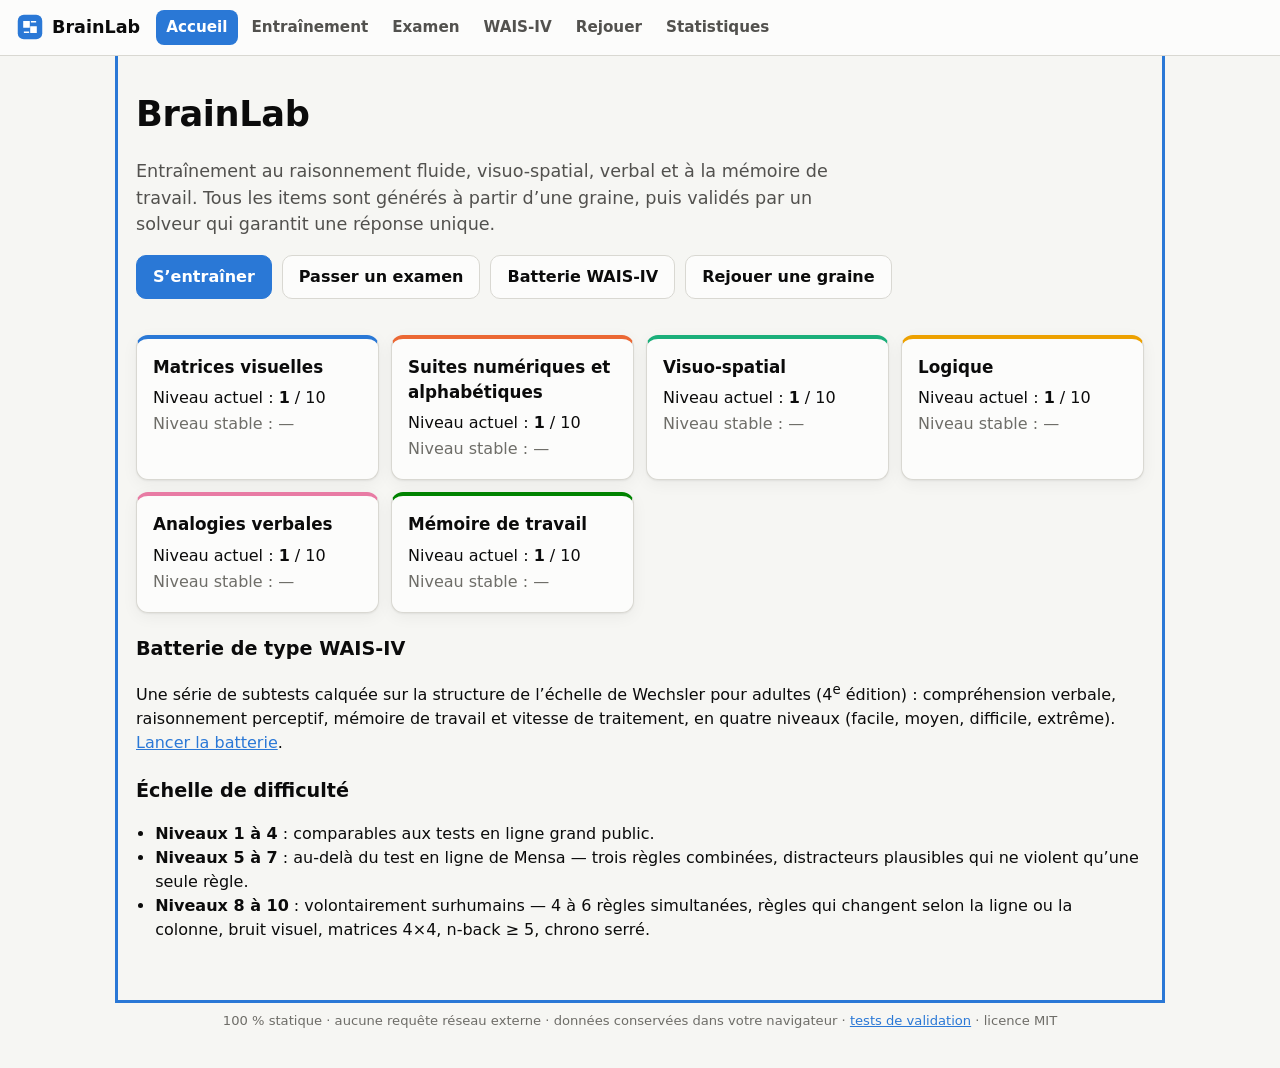
<file: index.html>
<!doctype html>
<html lang="fr">
<head>
  <meta charset="utf-8">
  <meta http-equiv="Content-Security-Policy" content="default-src 'self'">
  <meta name="viewport" content="width=device-width, initial-scale=1">
  <meta name="color-scheme" content="light dark">
  <meta name="description" content="BrainLab : entraînement au raisonnement (matrices, suites, visuo-spatial, logique, analogies, mémoire de travail) avec items procéduraux validés.">
  <title>BrainLab</title>
  <link rel="stylesheet" href="css/style.css">
  <link rel="icon" href="favicon.svg" type="image/svg+xml">
  <script type="module" src="js/app.js"></script>
</head>
<body>
  <a class="skip" href="#main">Aller au contenu</a>
  <header class="top">
    <a class="brand" href="#/" aria-label="BrainLab, accueil">
      <svg viewBox="0 0 32 32" width="28" height="28" aria-hidden="true"><rect x="2" y="2" width="28" height="28" rx="7" class="logo-bg"/><path class="logo-fg" d="M9 10h6v6H9zM17 16h6v6h-6zM17 10l6 0M9 22l6 0"/></svg>
      <span>BrainLab</span>
    </a>
    <nav class="nav" aria-label="Navigation principale">
      <a href="#/" data-page="home">Accueil</a>
      <a href="#/train" data-page="train">Entraînement</a>
      <a href="#/exam" data-page="exam">Examen</a>
      <a href="#/wais" data-page="wais">WAIS-IV</a>
      <a href="#/replay" data-page="replay">Rejouer</a>
      <a href="#/stats" data-page="stats">Statistiques</a>
    </nav>
  </header>
  <main id="main" tabindex="-1">
    <noscript><p>BrainLab nécessite JavaScript (modules ES).</p></noscript>
  </main>
  <div id="toast" class="toast" role="status" hidden></div>
  <footer class="foot">
    <p>100 % statique · aucune requête réseau externe · données conservées dans votre navigateur · <a href="tests/index.html">tests de validation</a> · licence MIT</p>
  </footer>
</body>
</html>
</file>
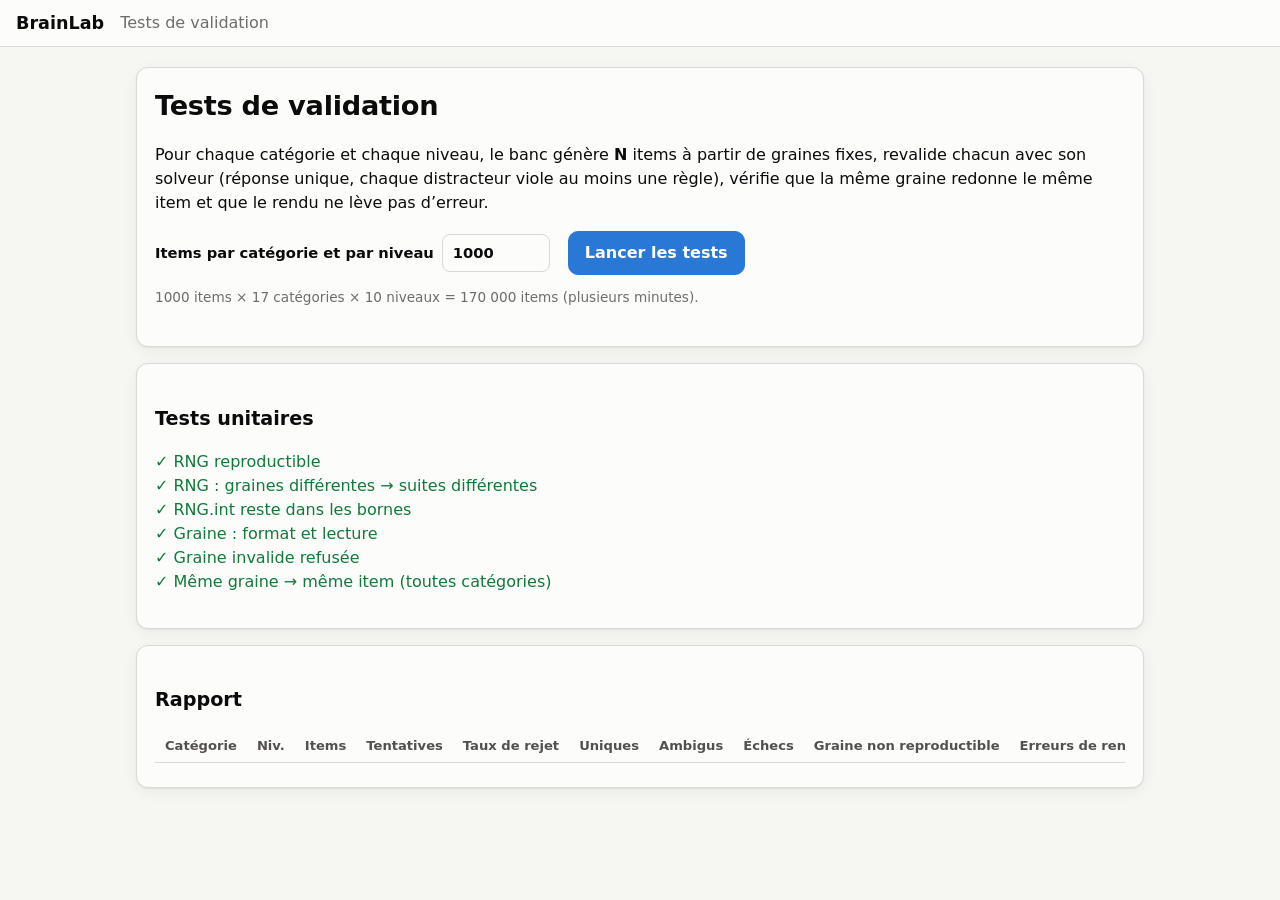
<file: tests/index.html>
<!doctype html>
<html lang="fr">
<head>
  <meta charset="utf-8">
  <meta http-equiv="Content-Security-Policy" content="default-src 'self'">
  <meta name="viewport" content="width=device-width, initial-scale=1">
  <meta name="color-scheme" content="light dark">
  <title>BrainLab — tests de validation</title>
  <link rel="stylesheet" href="../css/style.css">
  <link rel="icon" href="../favicon.svg" type="image/svg+xml">
  <script type="module" src="runner.js"></script>
</head>
<body>
  <header class="top">
    <a class="brand" href="../index.html"><span>BrainLab</span></a>
    <span class="muted">Tests de validation</span>
  </header>
  <main id="main">
    <section class="panel">
      <h1>Tests de validation</h1>
      <p>Pour chaque catégorie et chaque niveau, le banc génère <strong>N</strong> items à partir de graines fixes, revalide chacun avec son solveur (réponse unique, chaque distracteur viole au moins une règle), vérifie que la même graine redonne le même item et que le rendu ne lève pas d’erreur.</p>
      <form id="cfg" class="toolbar">
        <label>Items par catégorie et par niveau <input id="n" type="number" min="10" max="5000" step="10" value="1000"></label>
        <button class="btn primary" type="submit" id="go">Lancer les tests</button>
        <span class="muted small">1000 items × 17 catégories × 10 niveaux = 170 000 items (plusieurs minutes).</span>
      </form>
      <progress id="prog" max="1" value="0" hidden></progress>
      <p id="status" class="big" aria-live="polite"></p>
    </section>
    <section class="panel">
      <h2>Tests unitaires</h2>
      <ul id="unit"></ul>
    </section>
    <section class="panel">
      <h2>Rapport</h2>
      <div class="table-wrap">
        <table class="data" id="report">
          <thead><tr><th>Catégorie</th><th>Niv.</th><th>Items</th><th>Tentatives</th><th>Taux de rejet</th><th>Uniques</th><th>Ambigus</th><th>Échecs</th><th>Graine non reproductible</th><th>Erreurs de rendu</th><th>Temps moyen</th><th>Temps max</th><th>Motifs de rejet</th></tr></thead>
          <tbody></tbody>
        </table>
      </div>
    </section>
  </main>
</body>
</html>
</file>
<file: css/style.css>
/* BrainLab — feuille de style unique. Thème sombre automatique (prefers-color-scheme). */

:root {
  color-scheme: light;
  --bg: #f6f6f3;
  --surface: #fcfcfb;
  --surface-2: #efeee9;
  --line: #d9d8d2;
  --text: #0b0b0b;
  --text-2: #52514e;
  --muted: #6e6d68;
  --accent: #2a78d6;
  --accent-ink: #ffffff;
  --good: #0f7a3a;
  --good-bg: #e3f4e8;
  --bad: #b3261e;
  --bad-bg: #fbe5e3;
  --warn: #8a5a00;
  /* figures */
  --ink: #1b2433;
  --cell: #ffffff;
  --cell-line: #b9b8b1;
  --mline: #d95926;
  --mpos: #2a78d6;
  --noise: #a8a7a0;
  --cube-top: #e8eef8;
  --cube-x: #9ec5f4;
  --cube-y: #5598e7;
  --sg-on: #1b2433;
  --sg-on2: #eb6834;
  --blk-red: #c62828;
  --blk-white: #ffffff;
  --bl-0: #2a78d6; --bl-1: #eb6834; --bl-2: #1baf7a; --bl-3: #eda100; --bl-4: #e87ba4;
  /* séries (palette catégorielle validée, ordre fixe) */
  --s1: #2a78d6; --s2: #eb6834; --s3: #1baf7a; --s4: #eda100; --s5: #e87ba4; --s6: #008300;
  --radius: 12px;
  --shadow: 0 1px 2px rgba(0, 0, 0, .06), 0 4px 16px rgba(0, 0, 0, .05);
  font-family: system-ui, -apple-system, "Segoe UI", Roboto, "Helvetica Neue", Arial, sans-serif;
}

@media (prefers-color-scheme: dark) {
  :root {
    color-scheme: dark;
    --bg: #121211;
    --surface: #1a1a19;
    --surface-2: #242422;
    --line: #383835;
    --text: #ffffff;
    --text-2: #c3c2b7;
    --muted: #9d9c94;
    --accent: #3987e5;
    --good: #5fd18b;
    --good-bg: #173322;
    --bad: #ff8a80;
    --bad-bg: #3a1b19;
    --warn: #f0b84a;
    --ink: #e9edf3;
    --cell: #20201e;
    --cell-line: #4a4a46;
    --mline: #ff8a5c;
    --mpos: #6da7ec;
    --noise: #6a6964;
    --cube-top: #3c4e66;
    --cube-x: #2a5f9e;
    --cube-y: #173d6b;
    --sg-on: #e9edf3;
    --sg-on2: #ff8a5c;
    --blk-red: #e0453b;
    --blk-white: #ecebe6;
    --bl-0: #3987e5; --bl-1: #d95926; --bl-2: #199e70; --bl-3: #c98500; --bl-4: #d55181;
    --s1: #3987e5; --s2: #d95926; --s3: #199e70; --s4: #c98500; --s5: #d55181; --s6: #008300;
    --shadow: none;
  }
}

* { box-sizing: border-box; }
html { -webkit-text-size-adjust: 100%; }
body {
  margin: 0;
  background: var(--bg);
  color: var(--text);
  line-height: 1.5;
  font-size: 16px;
}
a { color: var(--accent); }
code { font-family: ui-monospace, SFMono-Regular, Menlo, Consolas, monospace; font-size: .92em; }
h1 { font-size: 1.7rem; margin: 0 0 .5rem; letter-spacing: -.01em; }
h2 { font-size: 1.2rem; margin: 1.4rem 0 .6rem; }
h3 { font-size: 1.1rem; margin: 0 0 .6rem; }
h4 { font-size: 1rem; margin: 1rem 0 .4rem; }
.muted { color: var(--muted); }
.small { font-size: .85rem; }
.warn { color: var(--warn); font-weight: 600; }
.big { font-size: 1.3rem; font-weight: 700; }

.skip { position: absolute; left: -999px; }
.skip:focus { left: 16px; top: 8px; background: var(--surface); padding: 6px 10px; z-index: 10; }

/* ---------- En-tête ---------- */
.top {
  position: sticky; top: 0; z-index: 5;
  display: flex; align-items: center; gap: 16px; flex-wrap: wrap;
  padding: 10px 16px;
  background: var(--surface);
  border-bottom: 1px solid var(--line);
}
.brand { display: flex; align-items: center; gap: 8px; color: var(--text); text-decoration: none; font-weight: 800; font-size: 1.1rem; }
.logo-bg { fill: var(--accent); }
.logo-fg { fill: #fff; stroke: #fff; stroke-width: 1.5; }
.nav { display: flex; gap: 4px; flex-wrap: wrap; }
.nav a { padding: 6px 10px; border-radius: 8px; color: var(--text-2); text-decoration: none; font-weight: 600; font-size: .95rem; }
.nav a:hover { background: var(--surface-2); }
.nav a.active { background: var(--accent); color: var(--accent-ink); }

main { max-width: 1040px; margin: 0 auto; padding: 20px 16px 40px; outline: none; }
.foot { text-align: center; color: var(--muted); font-size: .82rem; padding: 0 16px 24px; }

/* ---------- Boutons, formulaires ---------- */
.btn {
  display: inline-flex; align-items: center; justify-content: center; gap: 6px;
  padding: 9px 16px; border-radius: 10px;
  border: 1px solid var(--line); background: var(--surface); color: var(--text);
  font: inherit; font-weight: 600; cursor: pointer; text-decoration: none;
}
.btn:hover { background: var(--surface-2); }
.btn.primary { background: var(--accent); border-color: var(--accent); color: var(--accent-ink); }
.btn.primary:hover { filter: brightness(1.08); }
.btn.danger { color: var(--bad); border-color: var(--bad); }
.btn.small { padding: 5px 10px; font-size: .88rem; }
.btn.pressed { background: var(--accent); color: var(--accent-ink); }
select, input {
  font: inherit; color: var(--text); background: var(--surface);
  border: 1px solid var(--line); border-radius: 8px; padding: 7px 10px;
}
label { font-weight: 600; font-size: .92rem; display: inline-flex; align-items: center; gap: 8px; }
label.check { font-weight: 500; }
:focus-visible { outline: 3px solid var(--accent); outline-offset: 2px; }

/* ---------- Accueil ---------- */
.hero { padding: 12px 0 8px; }
.hero h1 { font-size: 2.2rem; }
.lead { font-size: 1.1rem; color: var(--text-2); max-width: 46rem; }
.hero-actions { display: flex; gap: 10px; flex-wrap: wrap; margin: 16px 0; }
.cards { display: grid; grid-template-columns: repeat(auto-fill, minmax(220px, 1fr)); gap: 12px; margin: 12px 0 20px; }
.card {
  display: block; padding: 16px; border-radius: var(--radius); background: var(--surface);
  border: 1px solid var(--line); border-top: 4px solid var(--accent); color: var(--text); text-decoration: none; box-shadow: var(--shadow);
}
.card:hover { background: var(--surface-2); }
.card h2 { font-size: 1.05rem; margin: 0 0 6px; }
.card p { margin: 2px 0; }
.card.cat-matrices { border-top-color: var(--s1); }
.card.cat-sequences { border-top-color: var(--s2); }
.card.cat-spatial { border-top-color: var(--s3); }
.card.cat-logic { border-top-color: var(--s4); }
.card.cat-verbal { border-top-color: var(--s5); }
.card.cat-memory { border-top-color: var(--s6); }
.info ul { padding-left: 1.2rem; }

/* ---------- Panneaux ---------- */
.panel, .item, .explain {
  background: var(--surface); border: 1px solid var(--line); border-radius: var(--radius);
  padding: 18px; margin: 0 0 16px; box-shadow: var(--shadow);
}
.toolbar { display: flex; flex-wrap: wrap; gap: 12px 18px; align-items: center; margin-bottom: 14px; }
.inline-form { display: flex; gap: 8px; flex-wrap: wrap; }
.inline-form input { flex: 1 1 220px; font-family: ui-monospace, Menlo, Consolas, monospace; }

/* ---------- Item ---------- */
.item-head { display: flex; flex-wrap: wrap; gap: 6px; align-items: center; margin-bottom: 10px; }
.badge {
  display: inline-block; padding: 2px 9px; border-radius: 999px; font-size: .8rem; font-weight: 700;
  background: var(--surface-2); color: var(--text-2); border: 1px solid var(--line);
}
.badge.level { background: var(--accent); color: var(--accent-ink); border-color: var(--accent); }
.seed {
  margin-left: auto; font: inherit; font-size: .8rem; cursor: pointer;
  background: transparent; border: 1px dashed var(--line); border-radius: 999px; padding: 2px 10px; color: var(--text-2);
}
.prompt { font-size: 1.08rem; font-weight: 600; margin: 4px 0 12px; }
.stimulus { display: flex; justify-content: center; margin: 8px 0 16px; overflow-x: auto; }
.stimulus svg, .exp-visual svg { max-width: 100%; height: auto; }
.stim-row { display: flex; flex-direction: column; align-items: center; gap: 4px; }
.stim-label { font-size: .8rem; font-weight: 700; color: var(--muted); text-transform: uppercase; letter-spacing: .05em; }

.options { display: grid; gap: 10px; }
.options.visual { grid-template-columns: repeat(4, minmax(0, 1fr)); }
.options.textual { grid-template-columns: repeat(auto-fit, minmax(150px, 1fr)); }
.options.list { grid-template-columns: 1fr; }
.options.list .opt { justify-content: flex-start; min-height: 48px; }
.opt {
  position: relative; display: flex; align-items: center; justify-content: center;
  min-height: 56px; padding: 10px 10px 10px 30px; border-radius: 10px;
  border: 2px solid var(--line); background: var(--surface); color: var(--text); cursor: pointer; font: inherit;
}
.options.visual .opt { padding: 26px 6px 8px; }
.opt:hover:not(:disabled) { border-color: var(--accent); }
.opt:disabled { cursor: default; }
.opt svg { max-width: 100%; height: auto; max-height: 150px; }
.opt-num {
  position: absolute; top: 4px; left: 6px; font-size: .75rem; font-weight: 800; color: var(--muted);
}
.opt-notes .opt-num, .opt-notes li .opt-num { position: static; margin-right: 6px; }
.opt.correct { border-color: var(--good); background: var(--good-bg); }
.opt.wrong { border-color: var(--bad); background: var(--bad-bg); }
.opt-text { font-size: 1.15rem; font-weight: 700; }
.opt-text.left { font-size: 1rem; font-weight: 500; text-align: left; }

/* ---------- Retour et explications ---------- */
.feedback {
  display: flex; flex-wrap: wrap; gap: 10px 16px; align-items: center; justify-content: space-between;
  padding: 12px 16px; border-radius: var(--radius); margin: 0 0 14px; border: 1px solid;
}
.feedback.ok { background: var(--good-bg); border-color: var(--good); color: var(--good); }
.feedback.ko { background: var(--bad-bg); border-color: var(--bad); color: var(--bad); }
.feedback span { color: var(--text-2); }
.exp-visual { display: flex; flex-direction: column; align-items: center; gap: 6px; margin: 4px 0 12px; overflow-x: auto; }
.exp-chain { display: flex; flex-wrap: wrap; align-items: center; justify-content: center; gap: 8px; }
.exp-chain .arrow { font-size: .85rem; color: var(--muted); max-width: 12rem; text-align: center; }
.rule-list { padding-left: 1.3rem; }
.rule-list li { margin: 6px 0; }
.vt-wrap { margin: 6px 0 2px; }
.opt-notes { list-style: none; padding: 0; }
.opt-notes li { padding: 4px 8px; border-radius: 6px; margin: 2px 0; }
.opt-notes li.good { background: var(--good-bg); }
.opt-notes li.bad { background: var(--bad-bg); }
.score-detail { font-weight: 600; }

/* ---------- Matrices (SVG) ---------- */
.mbg { fill: var(--surface-2); }
.mcell { fill: var(--cell); stroke: var(--cell-line); stroke-width: 1.2; }
.mcell.missing { fill: var(--surface-2); stroke-dasharray: 5 4; }
.mcell.answer { stroke: var(--good); stroke-width: 4; }
.mq { fill: var(--muted); font-size: 44px; font-weight: 700; }
.ment { fill: var(--ink); stroke: var(--ink); stroke-width: 1.6; stroke-linejoin: round; }
.mneedle { stroke: var(--mpos); stroke-width: 2.4; stroke-linecap: round; }
.mline { stroke: var(--mline); stroke-width: 3.2; stroke-linecap: round; }
.mpos { fill: var(--mpos); }
.noise { stroke: var(--noise); stroke-width: 1.2; }
.noise-dot { fill: var(--noise); }
.vt-cell { fill: var(--surface-2); stroke: var(--line); }
.vt-ans { fill: var(--good-bg); stroke: var(--good); stroke-width: 2; }
.vt-text { fill: var(--text); font-size: 12px; font-weight: 700; }
svg.matrix.small { max-width: 320px; }

/* ---------- Suites ---------- */
.sq-box { fill: var(--cell); stroke: var(--cell-line); stroke-width: 1.5; }
.sq-box.missing { fill: var(--surface-2); stroke-dasharray: 5 4; }
.sq-box.answer { stroke: var(--good); stroke-width: 3.5; fill: var(--good-bg); }
.sq-text { fill: var(--text); font-weight: 700; }
.sq-sub { fill: var(--muted); font-size: 10px; }
.sq-arc { fill: none; stroke-width: 2; }
.sq-lab { font-size: 12px; font-weight: 700; }
.sq-arc.s0 { stroke: var(--s1); } .sq-lab.s0 { fill: var(--text); }
.sq-arc.s1 { stroke: var(--s2); } .sq-lab.s1 { fill: var(--text); }
.sq-arc.s2 { stroke: var(--s3); } .sq-lab.s2 { fill: var(--text); }
.sq-note { fill: var(--text-2); font-size: 10px; }

/* ---------- Visuo-spatial ---------- */
.poly-cell { fill: var(--accent); stroke: var(--surface); stroke-width: 2; }
svg.hl { outline: 3px solid var(--good); outline-offset: 2px; border-radius: 6px; }
.c-top { fill: var(--cube-top); stroke: var(--ink); stroke-width: 1.2; stroke-linejoin: round; }
.c-x { fill: var(--cube-x); stroke: var(--ink); stroke-width: 1.2; stroke-linejoin: round; }
.c-y { fill: var(--cube-y); stroke: var(--ink); stroke-width: 1.2; stroke-linejoin: round; }
.net-cell { fill: var(--cell); stroke: var(--ink); stroke-width: 1.5; }
.gl-s { fill: none; stroke: var(--ink); stroke-width: 0.16; stroke-linecap: round; stroke-linejoin: round; }
.gl-f { fill: var(--ink); stroke: none; }
.cubeview .gl-s { stroke-width: 2.4; }
.cubeview .c-top, .cubeview .c-x, .cubeview .c-y { fill: var(--cell); }
.sg-bg { fill: var(--cell-line); }
.sg-off { fill: var(--cell); }
.sg-on { fill: var(--sg-on); }
.sg-on2 { fill: var(--sg-on2); }

/* ---------- Logique et analogies ---------- */
.premises ol, .clues { padding-left: 1.4rem; margin: 0; }
.premises li, .clues li { margin: 4px 0; }
.premises { width: 100%; }
.stimulus .clues { width: 100%; }
.sol-table { border-collapse: collapse; font-size: .9rem; }
.sol-table th, .sol-table td { border: 1px solid var(--line); padding: 4px 8px; text-align: center; }
.sol-table td.hl { background: var(--good-bg); font-weight: 800; }
.sol-table td.tv { color: var(--good); }
.sol-table td.fv { color: var(--bad); }
.analogy { display: flex; flex-wrap: wrap; align-items: center; justify-content: center; gap: 8px; font-size: 1.25rem; }
.analogy.small { font-size: 1rem; }
.an-w { padding: 4px 12px; border-radius: 8px; background: var(--surface-2); border: 1px solid var(--line); font-weight: 700; }
.an-w.hl { background: var(--good-bg); border-color: var(--good); }
.an-q { padding: 4px 16px; border-radius: 8px; border: 2px dashed var(--accent); font-weight: 800; color: var(--accent); }
.an-op { color: var(--muted); font-size: .9em; }

/* ---------- Mémoire ---------- */
.mem-stage { display: flex; justify-content: center; padding: 12px 0; min-height: 140px; align-items: center; }
.span-digit { font-size: 5rem; font-weight: 800; min-height: 1.2em; min-width: 1.2em; text-align: center; font-variant-numeric: tabular-nums; }
.span-form { display: flex; gap: 10px; flex-wrap: wrap; align-items: center; justify-content: center; }
.span-form input { font-size: 1.4rem; letter-spacing: .2em; width: 14ch; }
.nb-wrap { display: flex; flex-direction: column; align-items: center; gap: 12px; }
.nb-grid { display: grid; grid-template-columns: repeat(3, 72px); grid-template-rows: repeat(3, 72px); gap: 6px; }
.nb-cell {
  border-radius: 10px; background: var(--surface-2); border: 1px solid var(--line);
  display: flex; align-items: center; justify-content: center; font-size: 2rem; font-weight: 800; color: var(--accent-ink);
}
.nb-cell.on { background: var(--accent); border-color: var(--accent); }
.nb-buttons { display: flex; gap: 10px; flex-wrap: wrap; justify-content: center; }
.mem-row { display: flex; flex-wrap: wrap; gap: 3px; align-items: center; margin: 4px 0; }
.mem-lab { font-size: .8rem; font-weight: 700; color: var(--muted); width: 5.5rem; }
.mem-cell {
  display: inline-flex; align-items: center; justify-content: center; min-width: 26px; height: 26px; padding: 0 4px;
  border-radius: 6px; background: var(--surface-2); border: 1px solid var(--line); font-weight: 700; font-size: .85rem;
}
.mem-cell.warm { opacity: .55; }
.mem-cell.hit { background: var(--good-bg); border-color: var(--good); }
.mem-cell.miss { background: var(--bad-bg); border-color: var(--bad); border-style: dashed; }
.mem-cell.fa { background: var(--bad-bg); border-color: var(--bad); }
.mem-intro { margin: 0; }

/* ---------- Examen ---------- */
.exam-bar {
  position: sticky; top: 58px; z-index: 4; display: flex; flex-wrap: wrap; gap: 10px; align-items: center;
  background: var(--surface); border: 1px solid var(--line); border-radius: var(--radius); padding: 8px 12px; margin-bottom: 12px;
}
.exam-bar progress { flex: 1 1 120px; accent-color: var(--accent); }
.timer { font-variant-numeric: tabular-nums; font-weight: 800; }
.timer.urgent { color: var(--bad); }
.corr { border: 1px solid var(--line); border-radius: var(--radius); margin: 8px 0; background: var(--surface); }
.corr > summary { cursor: pointer; padding: 10px 14px; font-weight: 600; }
.corr .mark { display: inline-block; width: 1.4em; }
.corr.ok .mark { color: var(--good); }
.corr.ko .mark { color: var(--bad); }
.corr .item { box-shadow: none; border: none; border-top: 1px solid var(--line); border-radius: 0 0 var(--radius) var(--radius); margin: 0; }
.corr .explain { box-shadow: none; }


/* ---------- Subtests de type WAIS-IV ---------- */
.ia-stage { display: flex; flex-direction: column; align-items: center; gap: 14px; margin: 8px 0; }
.ia-bar { display: flex; flex-wrap: wrap; gap: 10px 18px; align-items: center; justify-content: center; }
.ia-bar .timer { min-width: 5.5em; }
/* Cubes */
.blk-w { fill: var(--blk-white); }
.blk-r { fill: var(--blk-red); }
.blk-empty { fill: var(--surface-2); stroke: var(--line); stroke-dasharray: 4 3; }
.blk-grid { stroke: var(--cell-line); stroke-width: 1; }
.blk-frame { fill: none; stroke: var(--ink); stroke-width: 2; }
.blk-bad { fill: none; stroke: var(--bad); stroke-width: 3; }
.blk-wrap { display: flex; flex-wrap: wrap; gap: 24px; justify-content: center; align-items: flex-start; }
.blk-build { display: grid; gap: 0; border: 2px solid var(--ink); }
.blk-cell { padding: 0; border: 0; background: none; cursor: pointer; line-height: 0; }
.blk-cell:hover { outline: 2px solid var(--accent); outline-offset: -2px; }
.blk-palette { display: flex; flex-wrap: wrap; gap: 8px; justify-content: center; }
.blk-face { position: relative; padding: 14px 6px 6px; border-radius: 10px; border: 2px solid var(--line); background: var(--surface); cursor: pointer; line-height: 0; }
.blk-face.sel { border-color: var(--accent); background: var(--surface-2); box-shadow: 0 0 0 2px var(--accent); }
/* Puzzles visuels */
.pz-cell { fill: var(--cube-x); }
.pz-target { fill: var(--cube-top); }
.pz-c0 { fill: var(--s1); } .pz-c1 { fill: var(--s2); } .pz-c2 { fill: var(--s3); }
.pz-edge { stroke: var(--ink); stroke-width: 2; stroke-linecap: square; }
.pz-options { width: 100%; grid-template-columns: repeat(6, minmax(0, 1fr)); }
.opt.picked { border-color: var(--accent); background: var(--surface-2); box-shadow: 0 0 0 2px var(--accent); }
/* Balances */
.bl-grid { display: flex; flex-wrap: wrap; gap: 8px 18px; justify-content: center; align-items: flex-end; }
.bl-query { padding: 4px; border: 2px dashed var(--accent); border-radius: 12px; }
.bl-s { stroke: var(--ink); stroke-width: 1.2; stroke-linejoin: round; }
.bl-0 { fill: var(--bl-0); } .bl-1 { fill: var(--bl-1); } .bl-2 { fill: var(--bl-2); } .bl-3 { fill: var(--bl-3); } .bl-4 { fill: var(--bl-4); }
.bl-stand { fill: var(--cell-line); }
.bl-beam { stroke: var(--ink); stroke-width: 4; stroke-linecap: round; }
.bl-plate { stroke: var(--ink); stroke-width: 3; stroke-linecap: round; }
.bl-q { fill: var(--accent); font-size: 36px; font-weight: 800; }
/* Symboles et Code */
.sy-g { fill: none; stroke: var(--ink); stroke-width: 2.6; stroke-linecap: round; stroke-linejoin: round; }
svg.glyph { display: block; }
.sy-stage { min-height: 80px; display: flex; justify-content: center; }
.sy-row { display: flex; gap: 18px; align-items: center; }
.sy-targets, .sy-search { display: flex; gap: 16px; padding: 8px 12px; border: 1px solid var(--line); border-radius: 10px; background: var(--cell); }
.sy-targets { border: 2px solid var(--ink); }
.sy-exp { display: flex; gap: 10px; align-items: center; }
.cd-key { display: flex; flex-wrap: wrap; gap: 0; border: 2px solid var(--ink); border-radius: 6px; overflow: hidden; }
.cd-pair { display: flex; flex-direction: column; align-items: center; padding: 4px 6px; border-right: 1px solid var(--line); background: var(--cell); }
.cd-pair:last-child { border-right: 0; }
.cd-digit { font-weight: 800; font-size: 1.1rem; border-bottom: 1px solid var(--line); width: 100%; text-align: center; }
.cd-strip { display: flex; gap: 4px; justify-content: center; flex-wrap: nowrap; overflow: hidden; max-width: 100%; }
.cd-strip.wrap { flex-wrap: wrap; }
.cd-cell { display: flex; flex-direction: column; align-items: center; min-width: 34px; padding: 2px 4px 4px; border: 1px solid var(--line); border-radius: 6px; background: var(--surface-2); font-weight: 700; }
.cd-cell.cur { border: 2px solid var(--accent); background: var(--surface); font-size: 1.3rem; }
.cd-cell.ok { background: var(--good-bg); border-color: var(--good); }
.cd-cell.ko { background: var(--bad-bg); border-color: var(--bad); }
.cd-cell svg { width: 22px; height: 22px; }
.cd-palette { display: grid; grid-template-columns: repeat(auto-fit, minmax(64px, 1fr)); gap: 8px; width: 100%; max-width: 640px; }
.cd-btn { min-height: 60px; padding: 18px 6px 6px; }
/* Configuration et résultats de la batterie */
.w-levels { display: grid; grid-template-columns: repeat(auto-fit, minmax(200px, 1fr)); gap: 10px; }
.w-level { align-items: flex-start; padding: 10px 12px; border: 2px solid var(--line); border-radius: 10px; background: var(--surface); cursor: pointer; font-weight: 500; }
.w-level:has(input:checked) { border-color: var(--accent); background: var(--surface-2); }
.w-level > span { display: flex; flex-direction: column; gap: 2px; }
.w-level input { margin-top: 4px; }
.w-indices { display: grid; grid-template-columns: repeat(auto-fit, minmax(240px, 1fr)); gap: 12px; }
.w-index { border: 1px solid var(--line); border-radius: 10px; padding: 8px 12px 10px; margin: 0; }
.w-index legend { font-weight: 700; padding: 0 4px; }
.w-sub { display: flex; align-items: flex-start; margin: 6px 0; }
.w-sub input { margin-top: 4px; }
.w-intro h1 { margin-top: 4px; }
.w-bars { display: flex; flex-direction: column; gap: 8px; max-width: 720px; }
.w-bars.composite { margin-top: 14px; padding-top: 12px; border-top: 1px solid var(--line); }
.w-bar { display: grid; grid-template-columns: minmax(150px, 18rem) 1fr 3.5rem; gap: 10px; align-items: center; }
.w-bar-track { width: 100%; height: 14px; border-radius: 7px; overflow: hidden; display: block; }
.w-bar-bg { fill: var(--surface-2); }
.w-bar-fill { fill: var(--s1); }
.w-bar.comp .w-bar-fill { fill: var(--s3); }
.w-bar-val { font-weight: 800; text-align: right; font-variant-numeric: tabular-nums; }
.correction > h2 { margin-top: 1.6rem; }

/* ---------- Statistiques ---------- */
.table-wrap { overflow-x: auto; display: flex; gap: 16px; flex-wrap: wrap; }
table.data { border-collapse: collapse; font-size: .92rem; margin: 6px 0; }
table.data th, table.data td { border-bottom: 1px solid var(--line); padding: 6px 10px; text-align: left; white-space: nowrap; }
table.data thead th { color: var(--text-2); font-size: .82rem; }
table.levels td { text-align: center; min-width: 3.2rem; }
table.levels td small { display: block; color: var(--muted); font-size: .7rem; }
td.r-hi { background: var(--good-bg); }
td.r-mid { background: var(--surface-2); }
td.r-lo { background: var(--bad-bg); }
figure { margin: 10px 0 18px; }
figcaption { font-weight: 700; font-size: .92rem; margin-bottom: 4px; color: var(--text-2); }
svg.chart { width: 100%; height: auto; max-width: 720px; display: block; }
.chart .grid { stroke: var(--line); stroke-width: 1; }
.chart .axis { fill: var(--muted); font-size: 11px; }
.chart .series { fill: none; stroke-width: 2; stroke-linejoin: round; stroke-linecap: round; }
.chart .series-dot { stroke: var(--surface); stroke-width: 2; }
.chart .hit { fill: transparent; }
.series.s1 { stroke: var(--s1); } .series-dot.s1 { fill: var(--s1); }
.series.s2 { stroke: var(--s2); } .series-dot.s2 { fill: var(--s2); }
.series.s3 { stroke: var(--s3); } .series-dot.s3 { fill: var(--s3); }
.series.s4 { stroke: var(--s4); } .series-dot.s4 { fill: var(--s4); }
.series.s5 { stroke: var(--s5); } .series-dot.s5 { fill: var(--s5); }
.series.s6 { stroke: var(--s6); } .series-dot.s6 { fill: var(--s6); }
.legend { display: flex; flex-wrap: wrap; gap: 6px 16px; font-size: .88rem; color: var(--text-2); }
.lg { display: inline-flex; align-items: center; gap: 6px; }
.sw { width: 14px; height: 4px; border-radius: 2px; display: inline-block; }
.sw.s1 { background: var(--s1); } .sw.s2 { background: var(--s2); } .sw.s3 { background: var(--s3); }
.sw.s4 { background: var(--s4); } .sw.s5 { background: var(--s5); } .sw.s6 { background: var(--s6); }
.data-actions { display: flex; flex-wrap: wrap; gap: 10px; }

.toast {
  position: fixed; left: 50%; bottom: 20px; transform: translateX(-50%);
  background: var(--text); color: var(--bg); padding: 10px 16px; border-radius: 10px; font-weight: 600; z-index: 20;
  max-width: calc(100% - 32px);
}

/* ---------- Mobile ---------- */
@media (max-width: 640px) {
  main { padding: 14px 16px 32px; }
  h1, .hero h1 { font-size: 1.5rem; }
  .options.visual { grid-template-columns: repeat(2, minmax(0, 1fr)); }
  .options.textual { grid-template-columns: 1fr; }
  .seed { margin-left: 0; }
  .nb-grid { grid-template-columns: repeat(3, 60px); grid-template-rows: repeat(3, 60px); }
  .exam-bar { top: 96px; }
  .pz-options { grid-template-columns: repeat(3, minmax(0, 1fr)); }
  .w-bar { grid-template-columns: 1fr 3.5rem; }
  .w-bar-lab { grid-column: 1 / -1; }
  .sy-row { gap: 8px; flex-wrap: wrap; justify-content: center; }
  .sy-row svg { width: 34px; height: 34px; }
  .top { gap: 8px; }
  .nav a { padding: 5px 8px; font-size: .88rem; }
}
#unit { list-style: none; padding: 0; }
#unit li.good, .ok-text { color: var(--good); }
#unit li.bad { color: var(--bad); }
</file>
